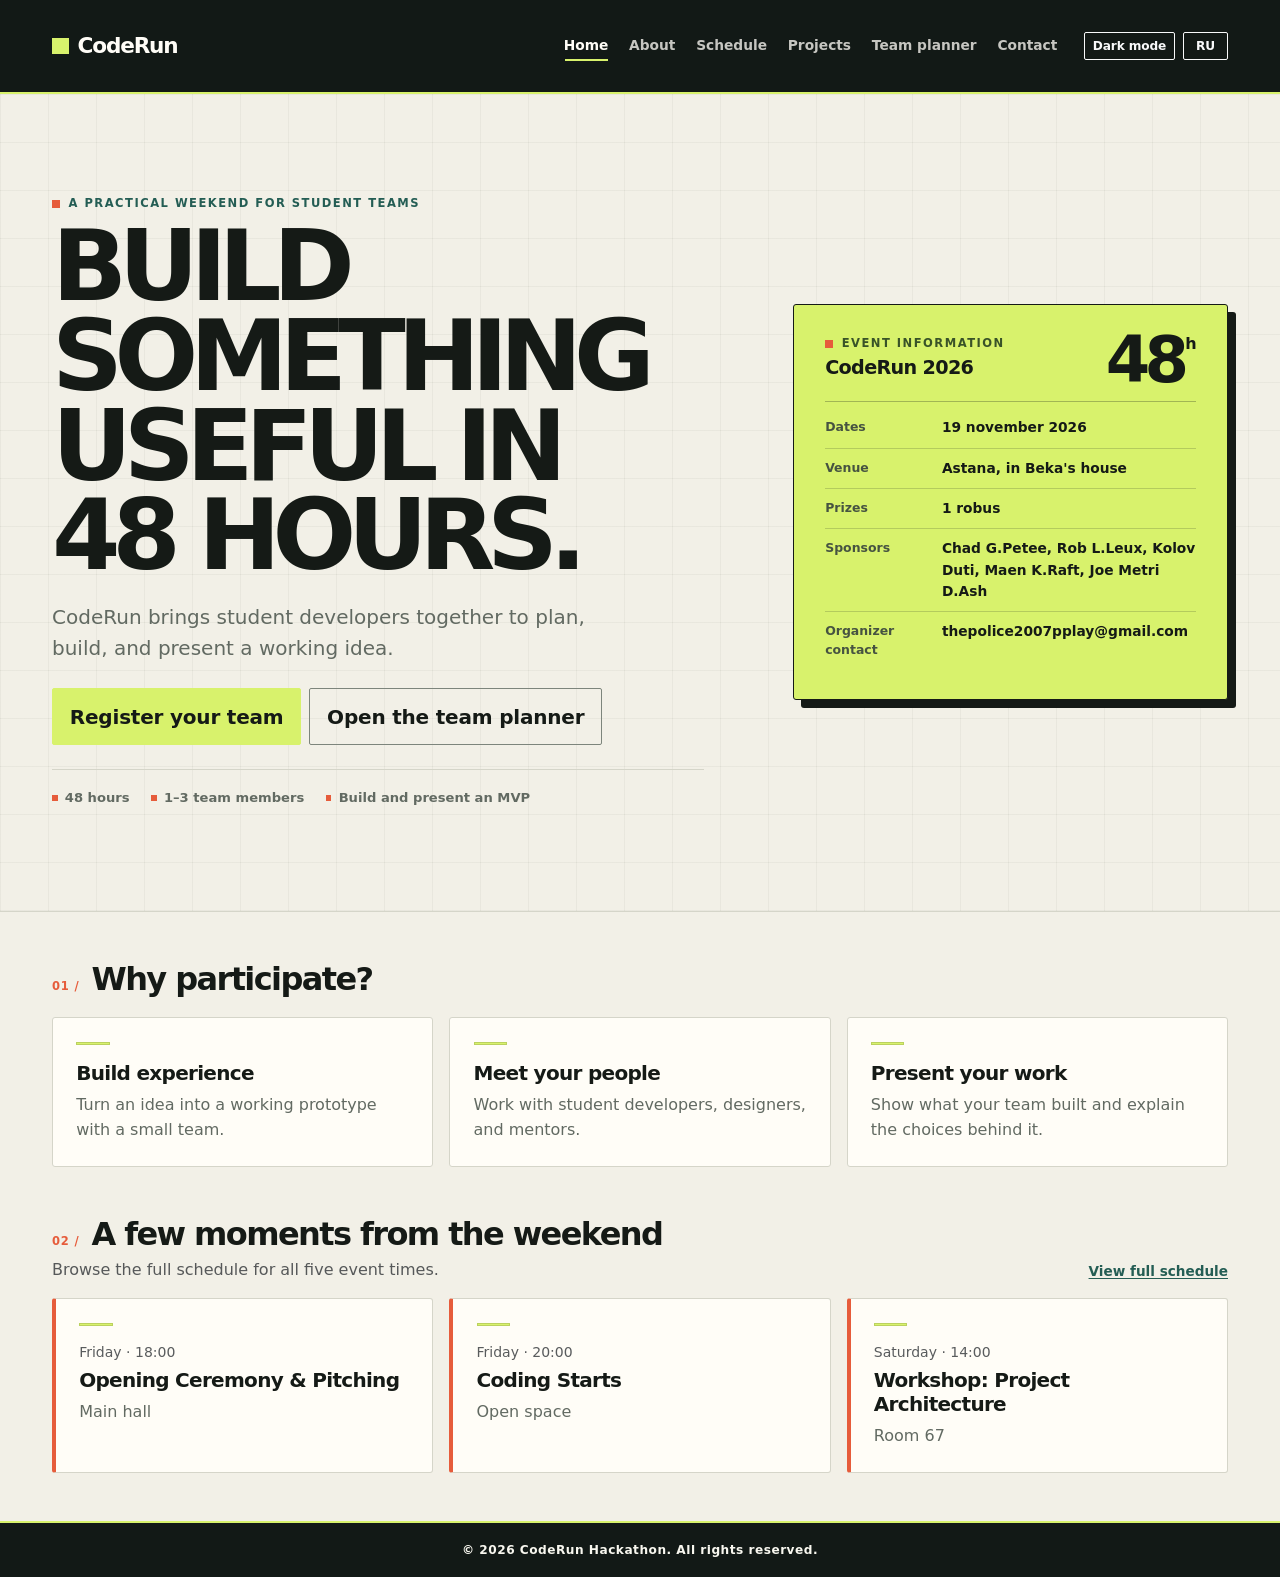
<file: index.html>
<!DOCTYPE html>
<html lang="en">
<head>
    <meta charset="UTF-8">
    <meta name="viewport" content="width=device-width, initial-scale=1.0">
    <meta name="description" content="CodeRun is a 48-hour student hackathon for building useful software with a team.">
    <title data-i18n="home.metaTitle">CodeRun Hackathon - Home</title>
    <link rel="icon" href="favicon.svg" type="image/svg+xml">
    <link href="https://cdn.jsdelivr.net/npm/bootstrap@5.3.0/dist/css/bootstrap.min.css" rel="stylesheet">
    <link rel="stylesheet" href="styles.css">
</head>
<body>
    <nav class="navbar navbar-expand-lg navbar-dark sticky-top site-nav">
        <div class="container">
            <a class="navbar-brand" href="index.html">CodeRun</a>
            <button class="navbar-toggler" type="button" data-bs-toggle="collapse" data-bs-target="#navbarNav" aria-controls="navbarNav" aria-expanded="false" aria-label="Toggle navigation" data-i18n-aria-label="nav.toggle">
                <span class="navbar-toggler-icon"></span>
            </button>
            <div class="collapse navbar-collapse" id="navbarNav">
                <ul class="navbar-nav ms-auto align-items-lg-center">
                    <li class="nav-item"><a class="nav-link active" aria-current="page" href="index.html" data-i18n="nav.home">Home</a></li>
                    <li class="nav-item"><a class="nav-link" href="about.html" data-i18n="nav.about">About</a></li>
                    <li class="nav-item"><a class="nav-link" href="schedule.html" data-i18n="nav.schedule">Schedule</a></li>
                    <li class="nav-item"><a class="nav-link" href="gallery.html" data-i18n="nav.projects">Projects</a></li>
                    <li class="nav-item"><a class="nav-link" href="planner.html" data-i18n="nav.planner">Team planner</a></li>
                    <li class="nav-item"><a class="nav-link" href="contact.html" data-i18n="nav.contact">Contact</a></li>
                    <li class="nav-item ms-lg-3"><button class="btn btn-outline-light btn-sm" id="themeToggle" type="button" aria-pressed="false" data-i18n="theme.dark">Dark mode</button></li>
                    <li class="nav-item ms-lg-2"><button class="btn btn-outline-light btn-sm" id="languageToggle" type="button" aria-label="Change language" data-i18n-aria-label="language.accessible" data-i18n="language.switch">RU</button></li>
                </ul>
            </div>
        </div>
    </nav>

    <main>
        <header class="home-hero">
            <div class="container hero-layout">
                <div class="hero-copy">
                    <p class="eyebrow" data-i18n="home.features">A practical weekend for student teams</p>
                    <h1 data-i18n="home.title">Build something useful in 48 hours.</h1>
                    <p class="hero-lead" data-i18n="home.lead">CodeRun brings student developers together to plan, build, and present a working idea.</p>
                    <div class="d-flex flex-wrap gap-2 mt-4">
                        <a href="contact.html" class="btn btn-primary btn-lg" data-i18n="home.register">Register your team</a>
                        <a href="planner.html" class="btn btn-outline-secondary btn-lg" data-i18n="home.planner">Open the team planner</a>
                    </div>
                    <div class="hero-facts mt-4">
                        <span data-i18n="home.factHours">48 hours</span><span data-i18n="home.factTeam">1–3 team members</span><span data-i18n="home.factMvp">Build and present an MVP</span>
                    </div>
                </div>
                <aside class="event-summary" aria-labelledby="event-summary-title">
                    <div class="event-summary-top">
                        <div>
                            <p class="eyebrow mb-1" data-i18n="home.eventLabel">Event information</p>
                            <h2 class="h4 mb-0" id="event-summary-title">CodeRun 2026</h2>
                        </div>
                        <p class="event-hours mb-0" aria-hidden="true">48<span>h</span></p>
                    </div>
                    <dl class="event-details mb-0">
                        <div><dt data-i18n="home.dateLabel">Dates</dt><dd data-event-info="date">19 november 2026</dd></div>
                        <div><dt data-i18n="home.placeLabel">Venue</dt><dd data-event-info="venue">Astana, in Beka's house</dd></div>
                        <div><dt data-i18n="home.prizeLabel">Prizes</dt><dd data-event-info="prizes">1 robus</dd></div>
                        <div><dt data-i18n="home.sponsorsLabel">Sponsors</dt><dd data-event-info="sponsors">Chad G.Petee, Rob L.Leux, Kolov Duti, Maen K.Raft, Joe Metri D.Ash</dd></div>
                        <div><dt data-i18n="home.organizerLabel">Organizer Contact</dt><dd data-event-info="organizerEmail">thepolice2007pplay@gmail.com</dd></div>
                    </dl>
                </aside>
            </div>
        </header>

        <section class="container py-5" aria-labelledby="why-heading">
            <h2 class="section-heading" id="why-heading" data-i18n="home.why">Why participate?</h2>
            <div class="row g-3">
                <div class="col-md-4"><article class="feature-panel h-100 p-4"><h3 class="h5" data-i18n="home.experienceTitle">Build experience</h3><p class="mb-0" data-i18n="home.experienceText">Turn an idea into a working prototype with a small team.</p></article></div>
                <div class="col-md-4"><article class="feature-panel h-100 p-4"><h3 class="h5" data-i18n="home.peopleTitle">Meet your people</h3><p class="mb-0" data-i18n="home.peopleText">Work with student developers, designers, and mentors.</p></article></div>
                <div class="col-md-4"><article class="feature-panel h-100 p-4"><h3 class="h5" data-i18n="home.shareTitle">Present your work</h3><p class="mb-0" data-i18n="home.shareText">Show what your team built and explain the choices behind it.</p></article></div>
            </div>
        </section>

        <section class="container pb-5" aria-labelledby="home-schedule-heading">
            <div class="section-head-row mb-3">
                <div><h2 class="section-heading mb-1" id="home-schedule-heading" data-i18n="home.weekend">A few moments from the weekend</h2><p class="text-muted mb-0" data-i18n="home.weekendText">Browse the full schedule for all five event times.</p></div>
                <a href="schedule.html" data-i18n="home.fullSchedule">View full schedule</a>
            </div>
            <div class="row g-3" id="homeEvents" aria-live="polite"></div>
        </section>
    </main>

    <footer class="site-footer text-center py-3"><p class="mb-0" data-i18n="footer.rights">© 2026 CodeRun Hackathon. All rights reserved.</p></footer>
    <script src="https://cdn.jsdelivr.net/npm/bootstrap@5.3.0/dist/js/bootstrap.bundle.min.js"></script>
    <script src="https://code.jquery.com/jquery-3.7.1.min.js"></script>
    <script src="jquery-interactions.js"></script>
    <script src="app.js"></script>
    <script type="module" src="js/final.js"></script>
</body>
</html>
</file>
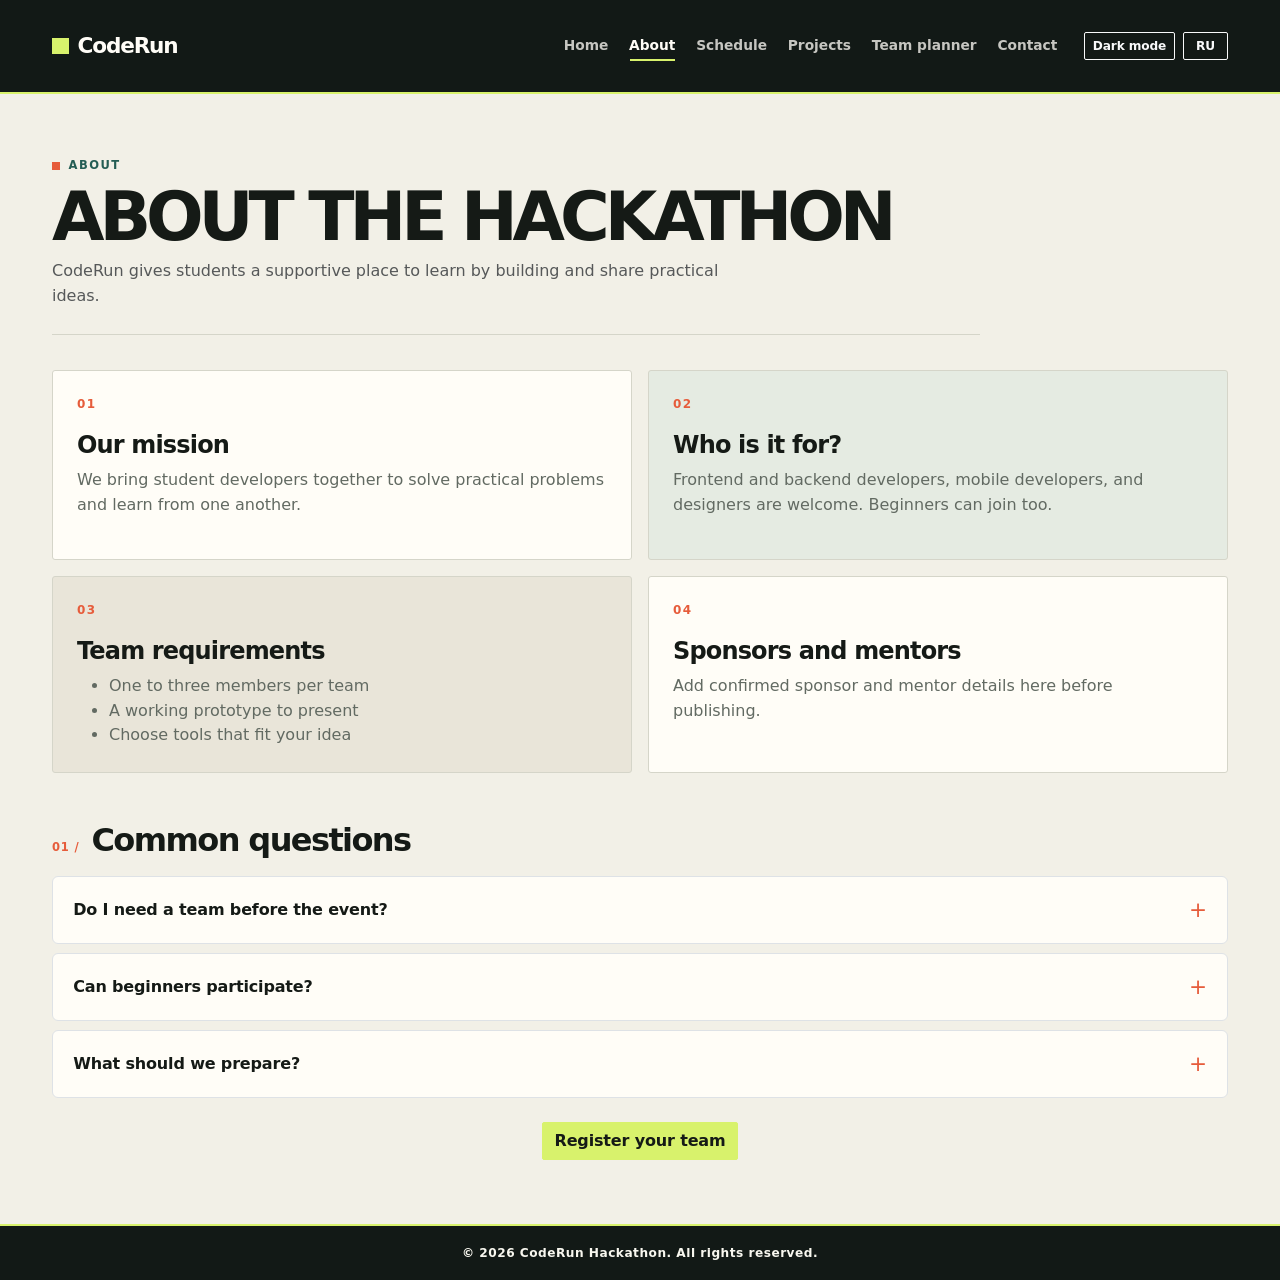
<file: about.html>
<!DOCTYPE html>
<html lang="en">
<head>
    <meta charset="UTF-8">
    <meta name="viewport" content="width=device-width, initial-scale=1.0">
    <meta name="description" content="Learn about CodeRun Hackathon, who can take part, and how teams work.">
    <title data-i18n="about.title">CodeRun Hackathon - About</title>
    <link rel="icon" href="favicon.svg" type="image/svg+xml">
    <link href="https://cdn.jsdelivr.net/npm/bootstrap@5.3.0/dist/css/bootstrap.min.css" rel="stylesheet">
    <link rel="stylesheet" href="styles.css">
</head>
<body>
    <nav class="navbar navbar-expand-lg navbar-dark sticky-top site-nav">
        <div class="container">
            <a class="navbar-brand" href="index.html">CodeRun</a>
            <button class="navbar-toggler" type="button" data-bs-toggle="collapse" data-bs-target="#navbarNav" aria-controls="navbarNav" aria-expanded="false" aria-label="Toggle navigation" data-i18n-aria-label="nav.toggle"><span class="navbar-toggler-icon"></span></button>
            <div class="collapse navbar-collapse" id="navbarNav">
                <ul class="navbar-nav ms-auto align-items-lg-center">
                    <li class="nav-item"><a class="nav-link" href="index.html" data-i18n="nav.home">Home</a></li>
                    <li class="nav-item"><a class="nav-link active" aria-current="page" href="about.html" data-i18n="nav.about">About</a></li>
                    <li class="nav-item"><a class="nav-link" href="schedule.html" data-i18n="nav.schedule">Schedule</a></li>
                    <li class="nav-item"><a class="nav-link" href="gallery.html" data-i18n="nav.projects">Projects</a></li>
                    <li class="nav-item"><a class="nav-link" href="planner.html" data-i18n="nav.planner">Team planner</a></li>
                    <li class="nav-item"><a class="nav-link" href="contact.html" data-i18n="nav.contact">Contact</a></li>
                    <li class="nav-item ms-lg-3"><button class="btn btn-outline-light btn-sm" id="themeToggle" type="button" aria-pressed="false" data-i18n="theme.dark">Dark mode</button></li>
                    <li class="nav-item ms-lg-2"><button class="btn btn-outline-light btn-sm" id="languageToggle" type="button" aria-label="Change language" data-i18n-aria-label="language.accessible" data-i18n="language.switch">RU</button></li>
                </ul>
            </div>
        </div>
    </nav>

    <main class="container py-5">
        <header class="page-heading mb-4 text-center">
            <p class="eyebrow" data-i18n="nav.about">About</p>
            <h1 data-i18n="about.title">About the hackathon</h1>
            <p class="intro-copy text-muted mb-0" data-i18n="about.lead">CodeRun gives students a supportive place to learn by building and share practical ideas.</p>
        </header>

        <div class="grid-container">
            <section class="grid-item p-4">
                <h2 class="h4" data-i18n="about.missionTitle">Our mission</h2>
                <p class="mb-0" data-i18n="about.missionText">We bring student developers together to solve practical problems and learn from one another.</p>
            </section>
            <section class="grid-item p-4">
                <h2 class="h4" data-i18n="about.audienceTitle">Who is it for?</h2>
                <p class="mb-0" data-i18n="about.audienceText">Frontend and backend developers, mobile developers, and designers are welcome. Beginners can join too.</p>
            </section>
            <section class="grid-item p-4">
                <h2 class="h4" data-i18n="about.requirementsTitle">Team requirements</h2>
                <ul class="mb-0"><li data-i18n="about.requirement1">One to three members per team</li><li data-i18n="about.requirement2">A working prototype to present</li><li data-i18n="about.requirement3">Choose tools that fit your idea</li></ul>
            </section>
            <section class="grid-item p-4">
                <h2 class="h4" data-i18n="about.sponsorsTitle">Sponsors and mentors</h2>
                <p class="mb-0" data-i18n="about.sponsorsText">Add confirmed sponsor and mentor details here before publishing.</p>
            </section>
        </div>

        <section class="mt-5" aria-labelledby="faq-heading">
            <h2 class="section-heading mb-3" id="faq-heading" data-i18n="about.faqTitle">Common questions</h2>
            <div class="faq-list">
                <article class="faq-item border rounded p-3 mb-2">
                    <button class="btn btn-link p-0 text-start text-decoration-none js-faq-toggle" type="button" aria-expanded="false" aria-controls="faqAnswer1" data-i18n="about.faq1q">Do I need a team before the event?</button>
                    <div class="faq-answer pt-3" id="faqAnswer1"><p class="mb-0" data-i18n="about.faq1a">You can register on your own. Ask the organizers about finding teammates during the opening session.</p></div>
                </article>
                <article class="faq-item border rounded p-3 mb-2">
                    <button class="btn btn-link p-0 text-start text-decoration-none js-faq-toggle" type="button" aria-expanded="false" aria-controls="faqAnswer2" data-i18n="about.faq2q">Can beginners participate?</button>
                    <div class="faq-answer pt-3" id="faqAnswer2"><p class="mb-0" data-i18n="about.faq2a">Yes. Mentors and workshops are available, and teams can choose a project that matches their experience.</p></div>
                </article>
                <article class="faq-item border rounded p-3 mb-2">
                    <button class="btn btn-link p-0 text-start text-decoration-none js-faq-toggle" type="button" aria-expanded="false" aria-controls="faqAnswer3" data-i18n="about.faq3q">What should we prepare?</button>
                    <div class="faq-answer pt-3" id="faqAnswer3"><p class="mb-0" data-i18n="about.faq3a">Bring a laptop, charger, and a rough idea. Teams will have time to shape the project after the event begins.</p></div>
                </article>
            </div>
        </section>

        <div class="text-center mt-4"><a class="btn btn-primary" href="contact.html" data-i18n="about.register">Register your team</a></div>
    </main>

    <footer class="site-footer text-center py-3"><p class="mb-0" data-i18n="footer.rights">© 2026 CodeRun Hackathon. All rights reserved.</p></footer>
    <script src="https://cdn.jsdelivr.net/npm/bootstrap@5.3.0/dist/js/bootstrap.bundle.min.js"></script>
    <script src="https://code.jquery.com/jquery-3.7.1.min.js"></script>
    <script src="jquery-interactions.js"></script>
    <script src="app.js"></script>
    <script type="module" src="js/final.js"></script>
</body>
</html>
</file>
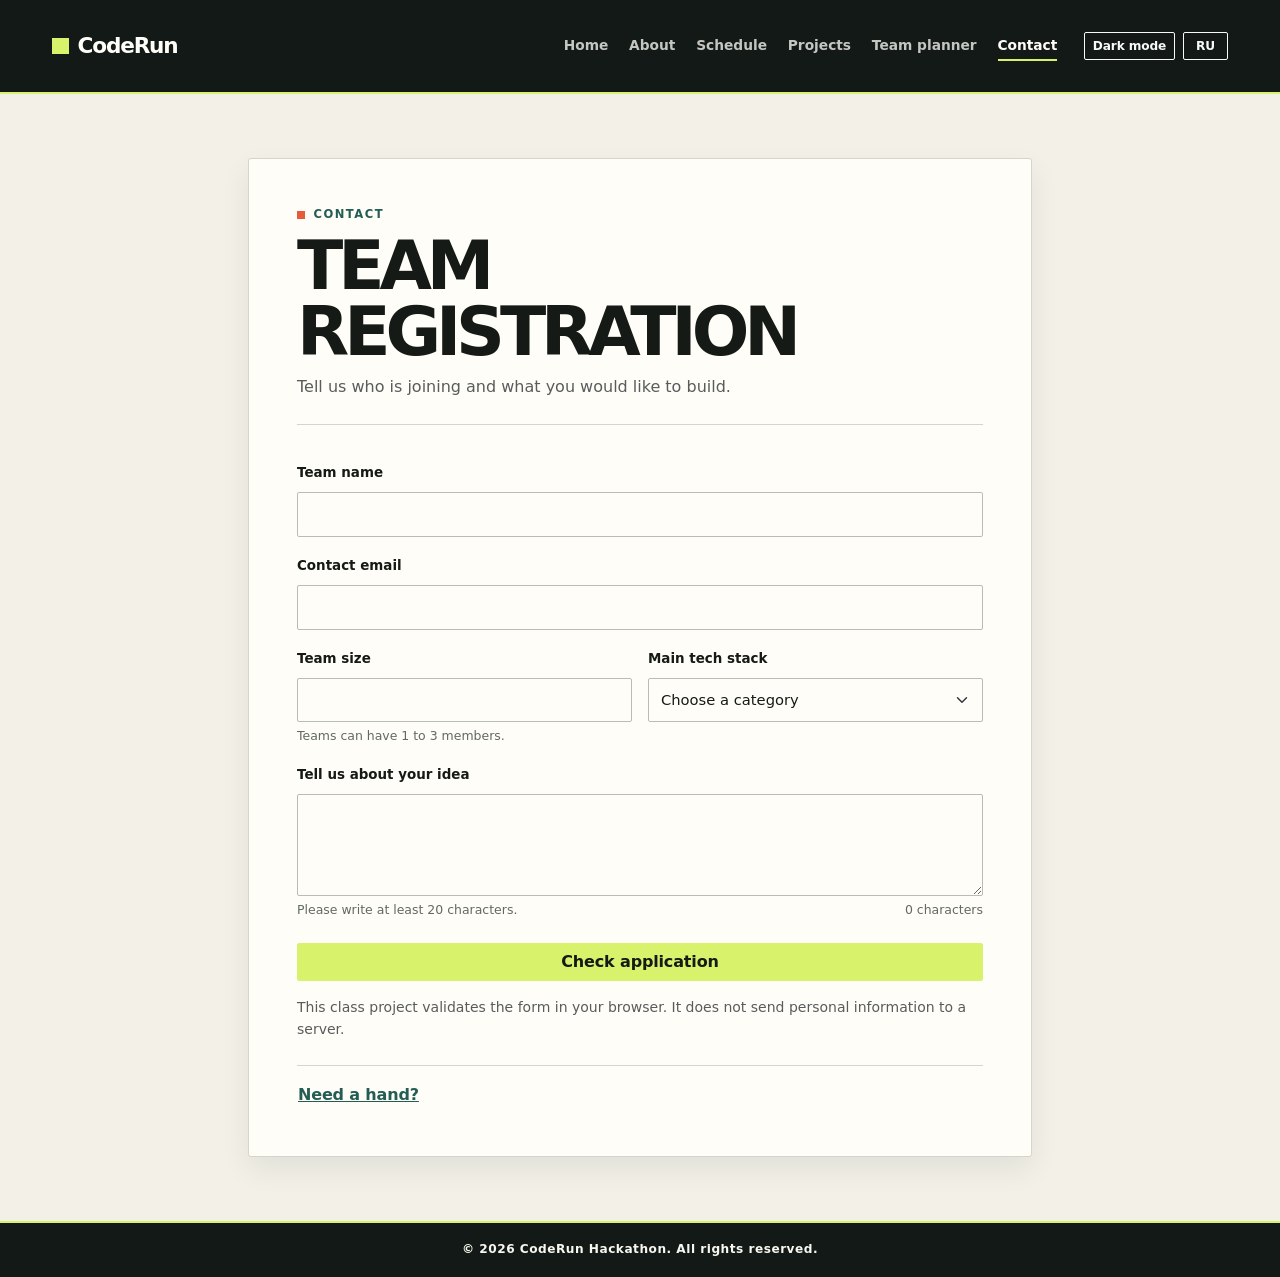
<file: contact.html>
<!DOCTYPE html>
<html lang="en">
<head>
    <meta charset="UTF-8">
    <meta name="viewport" content="width=device-width, initial-scale=1.0">
    <meta name="description" content="Register a team for the CodeRun Hackathon.">
    <title data-i18n="contact.title">CodeRun Hackathon - Contact</title>
    <link rel="icon" href="favicon.svg" type="image/svg+xml">
    <link href="https://cdn.jsdelivr.net/npm/bootstrap@5.3.0/dist/css/bootstrap.min.css" rel="stylesheet">
    <link rel="stylesheet" href="styles.css">
</head>
<body>
    <nav class="navbar navbar-expand-lg navbar-dark sticky-top site-nav">
        <div class="container">
            <a class="navbar-brand" href="index.html">CodeRun</a>
            <button class="navbar-toggler" type="button" data-bs-toggle="collapse" data-bs-target="#navbarNav" aria-controls="navbarNav" aria-expanded="false" aria-label="Toggle navigation" data-i18n-aria-label="nav.toggle"><span class="navbar-toggler-icon"></span></button>
            <div class="collapse navbar-collapse" id="navbarNav">
                <ul class="navbar-nav ms-auto align-items-lg-center">
                    <li class="nav-item"><a class="nav-link" href="index.html" data-i18n="nav.home">Home</a></li>
                    <li class="nav-item"><a class="nav-link" href="about.html" data-i18n="nav.about">About</a></li>
                    <li class="nav-item"><a class="nav-link" href="schedule.html" data-i18n="nav.schedule">Schedule</a></li>
                    <li class="nav-item"><a class="nav-link" href="gallery.html" data-i18n="nav.projects">Projects</a></li>
                    <li class="nav-item"><a class="nav-link" href="planner.html" data-i18n="nav.planner">Team planner</a></li>
                    <li class="nav-item"><a class="nav-link active" aria-current="page" href="contact.html" data-i18n="nav.contact">Contact</a></li>
                    <li class="nav-item ms-lg-3"><button class="btn btn-outline-light btn-sm" id="themeToggle" type="button" aria-pressed="false" data-i18n="theme.dark">Dark mode</button></li>
                    <li class="nav-item ms-lg-2"><button class="btn btn-outline-light btn-sm" id="languageToggle" type="button" aria-label="Change language" data-i18n-aria-label="language.accessible" data-i18n="language.switch">RU</button></li>
                </ul>
            </div>
        </div>
    </nav>

    <main class="container py-5 d-flex justify-content-center">
        <section class="col-12 col-lg-8 contact-wrapper" aria-labelledby="registration-heading">
            <header class="page-heading mb-4">
                <p class="eyebrow" data-i18n="nav.contact">Contact</p>
                <h1 class="h2" id="registration-heading" data-i18n="contact.title">Team registration</h1>
                <p class="text-muted mb-0" data-i18n="contact.lead">Tell us who is joining and what you would like to build.</p>
            </header>

            <form id="registrationForm" novalidate>
                <div class="mb-3">
                    <label for="teamName" class="form-label" data-i18n="contact.teamName">Team name</label>
                    <input type="text" class="form-control" id="teamName" name="teamName" autocomplete="organization" aria-describedby="teamNameError" required>
                    <div class="invalid-feedback" id="teamNameError"></div>
                </div>
                <div class="mb-3">
                    <label for="email" class="form-label" data-i18n="contact.email">Contact email</label>
                    <input type="email" class="form-control" id="email" name="email" autocomplete="email" aria-describedby="emailError" required>
                    <div class="invalid-feedback" id="emailError"></div>
                </div>
                <div class="row g-3">
                    <div class="col-md-6 mb-3">
                        <label for="members" class="form-label" data-i18n="contact.members">Team size</label>
                        <input type="number" class="form-control" id="members" name="members" min="1" max="3" step="1" aria-describedby="membersHint membersError" required>
                        <div class="form-text" id="membersHint" data-i18n="contact.membersHint">Teams can have 1 to 3 members.</div>
                        <div class="invalid-feedback" id="membersError"></div>
                    </div>
                    <div class="col-md-6 mb-3">
                        <label for="techStack" class="form-label" data-i18n="contact.stack">Main tech stack</label>
                        <select class="form-select" id="techStack" name="techStack" aria-describedby="techStackError" required>
                            <option value="" data-i18n="contact.choose">Choose a category</option>
                            <option value="web" data-i18n="contact.web">React / Vue / HTML &amp; CSS</option>
                            <option value="backend" data-i18n="contact.backend">Python / Java / C#</option>
                            <option value="mobile" data-i18n="contact.mobile">iOS / Swift / Android</option>
                            <option value="other" data-i18n="contact.other">Other</option>
                        </select>
                        <div class="invalid-feedback" id="techStackError"></div>
                    </div>
                </div>
                <div class="mb-2">
                    <label for="message" class="form-label" data-i18n="contact.idea">Tell us about your idea</label>
                    <textarea class="form-control" id="message" name="message" rows="4" aria-describedby="ideaHint ideaCounter messageError" required></textarea>
                    <div class="d-flex justify-content-between gap-2"><div class="form-text" id="ideaHint" data-i18n="contact.ideaHint">Please write at least 20 characters.</div><div class="form-text" id="ideaCounter" aria-live="polite"></div></div>
                    <div class="invalid-feedback" id="messageError"></div>
                </div>
                <button type="submit" class="btn btn-primary w-100 mt-3" data-i18n="contact.submit">Check application</button>
            </form>

            <div class="alert alert-success mt-4 mb-0" id="registrationSuccess" role="status" hidden data-i18n="contact.success"></div>
            <p class="small text-muted mt-3 mb-0" data-i18n="contact.privacy">This class project validates the form in your browser. It does not send personal information to a server.</p>

            <div class="registration-help mt-4">
                <button class="btn btn-link p-0 js-help-toggle" type="button" aria-expanded="false" aria-controls="registrationTip" data-i18n="contact.help">Need a hand?</button>
                <div class="js-help-content help-content mt-2" id="registrationTip"><p class="mb-0" data-i18n="contact.helpText">A team may include up to three students. Your project idea can change during the hackathon, so a short early outline is enough.</p></div>
            </div>
        </section>
    </main>

    <footer class="site-footer text-center py-3"><p class="mb-0" data-i18n="footer.rights">© 2026 CodeRun Hackathon. All rights reserved.</p></footer>
    <script src="https://cdn.jsdelivr.net/npm/bootstrap@5.3.0/dist/js/bootstrap.bundle.min.js"></script>
    <script src="https://code.jquery.com/jquery-3.7.1.min.js"></script>
    <script src="jquery-interactions.js"></script>
    <script src="app.js"></script>
    <script type="module" src="js/final.js"></script>
</body>
</html>
</file>
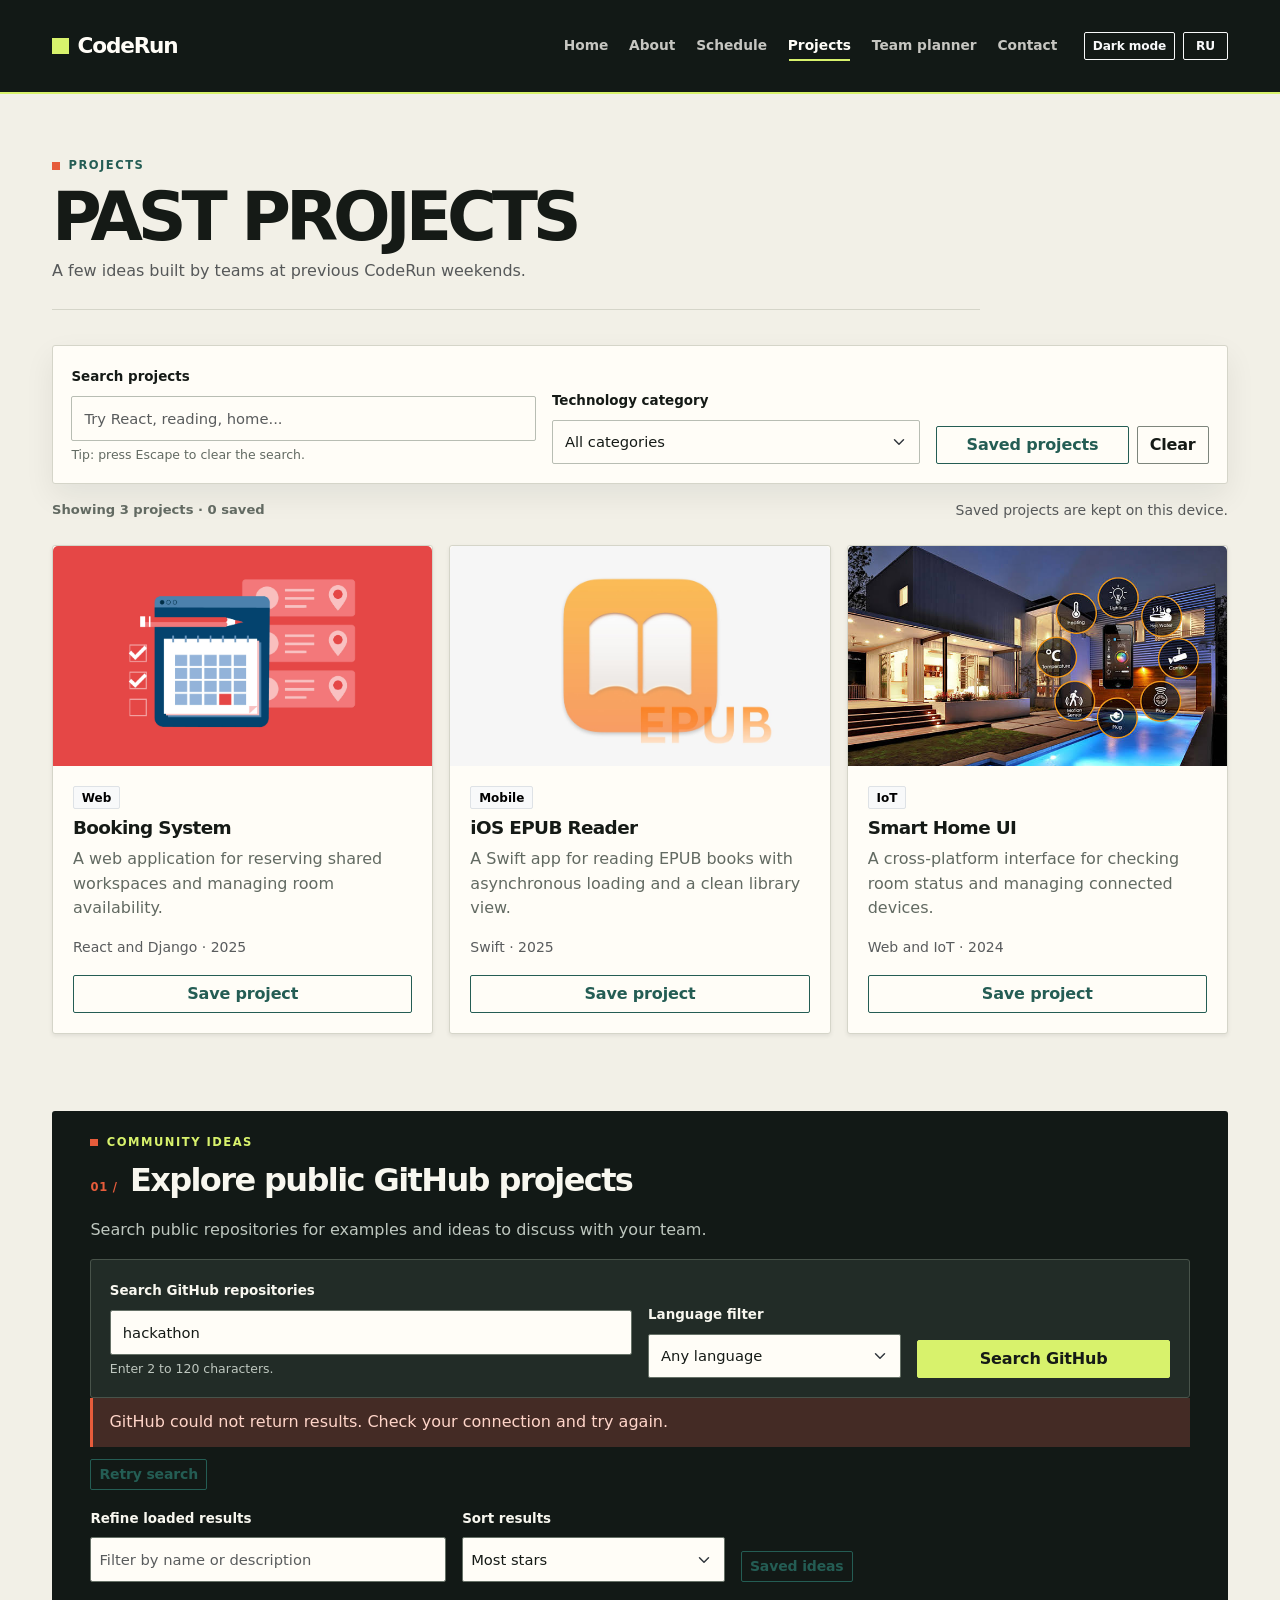
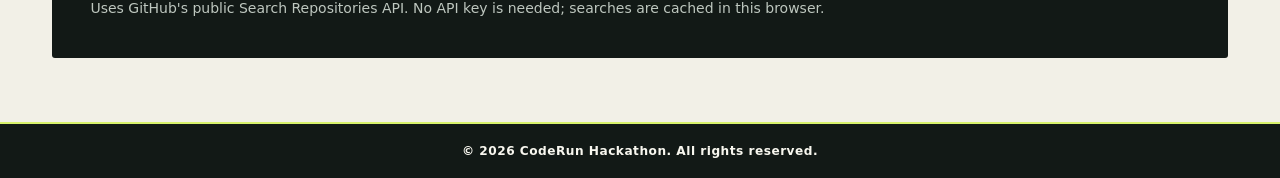
<file: gallery.html>
<!DOCTYPE html>
<html lang="en">
<head>
    <meta charset="UTF-8">
    <meta name="viewport" content="width=device-width, initial-scale=1.0">
    <meta name="description" content="Explore CodeRun Hackathon projects and live ideas from public GitHub repositories.">
    <title data-i18n="gallery.title">CodeRun Hackathon - Projects</title>
    <link rel="icon" href="favicon.svg" type="image/svg+xml">
    <link href="https://cdn.jsdelivr.net/npm/bootstrap@5.3.0/dist/css/bootstrap.min.css" rel="stylesheet">
    <link rel="stylesheet" href="styles.css">
</head>
<body>
    <nav class="navbar navbar-expand-lg navbar-dark sticky-top site-nav">
        <div class="container">
            <a class="navbar-brand" href="index.html">CodeRun</a>
            <button class="navbar-toggler" type="button" data-bs-toggle="collapse" data-bs-target="#navbarNav" aria-controls="navbarNav" aria-expanded="false" aria-label="Toggle navigation" data-i18n-aria-label="nav.toggle"><span class="navbar-toggler-icon"></span></button>
            <div class="collapse navbar-collapse" id="navbarNav">
                <ul class="navbar-nav ms-auto align-items-lg-center">
                    <li class="nav-item"><a class="nav-link" href="index.html" data-i18n="nav.home">Home</a></li>
                    <li class="nav-item"><a class="nav-link" href="about.html" data-i18n="nav.about">About</a></li>
                    <li class="nav-item"><a class="nav-link" href="schedule.html" data-i18n="nav.schedule">Schedule</a></li>
                    <li class="nav-item"><a class="nav-link active" aria-current="page" href="gallery.html" data-i18n="nav.projects">Projects</a></li>
                    <li class="nav-item"><a class="nav-link" href="planner.html" data-i18n="nav.planner">Team planner</a></li>
                    <li class="nav-item"><a class="nav-link" href="contact.html" data-i18n="nav.contact">Contact</a></li>
                    <li class="nav-item ms-lg-3"><button class="btn btn-outline-light btn-sm" id="themeToggle" type="button" aria-pressed="false" data-i18n="theme.dark">Dark mode</button></li>
                    <li class="nav-item ms-lg-2"><button class="btn btn-outline-light btn-sm" id="languageToggle" type="button" aria-label="Change language" data-i18n-aria-label="language.accessible" data-i18n="language.switch">RU</button></li>
                </ul>
            </div>
        </div>
    </nav>

    <main class="container py-5">
        <header class="page-heading mb-4">
            <p class="eyebrow" data-i18n="nav.projects">Projects</p>
            <h1 data-i18n="gallery.title">Past projects</h1>
            <p class="text-muted mb-0" data-i18n="gallery.lead">A few ideas built by teams at previous CodeRun weekends.</p>
        </header>

        <section class="filter-panel p-3 p-md-4 mb-3" aria-label="Filter local projects" data-i18n-aria-label="aria.localProjects">
            <div class="row g-3 align-items-end">
                <div class="col-md-5">
                    <label class="form-label" for="projectSearch" data-i18n="gallery.searchLabel">Search projects</label>
                    <input class="form-control" type="search" id="projectSearch" placeholder="Try React, reading, home..." autocomplete="off" data-i18n-placeholder="gallery.searchPlaceholder">
                    <div class="form-text" data-i18n="gallery.searchHint">Tip: press Escape to clear the search.</div>
                </div>
                <div class="col-md-4">
                    <label class="form-label" for="projectCategory" data-i18n="gallery.categoryLabel">Technology category</label>
                    <select class="form-select" id="projectCategory">
                        <option value="all" data-i18n="gallery.allCategories">All categories</option>
                        <option value="web" data-i18n="category.web">Web</option>
                        <option value="mobile" data-i18n="category.mobile">Mobile</option>
                        <option value="iot" data-i18n="category.iot">IoT</option>
                    </select>
                </div>
                <div class="col-md-3 d-flex gap-2">
                    <button class="btn btn-outline-primary flex-grow-1" id="favoritesFilter" type="button" aria-pressed="false" data-i18n="gallery.saved">Saved projects</button>
                    <button class="btn btn-outline-secondary" id="clearProjectFilters" type="button" data-i18n="gallery.clear">Clear</button>
                </div>
            </div>
        </section>
        <div class="d-flex flex-wrap justify-content-between align-items-center gap-2 mb-4">
            <p class="mb-0" id="projectCount" aria-live="polite"></p>
            <p class="small text-muted mb-0" data-i18n="gallery.storageNote">Saved projects are kept on this device.</p>
        </div>
        <div class="row row-cols-1 row-cols-md-2 row-cols-lg-3 g-3" id="projectGrid" aria-live="polite"></div>
        <p class="alert alert-light border mt-3" id="projectEmpty" hidden data-i18n="gallery.empty">No projects match these filters. Try clearing the search or category.</p>

        <section class="github-section mt-5 pt-4" aria-labelledby="github-heading">
            <div class="github-heading mb-3">
                <p class="eyebrow" data-i18n="github.eyebrow">Community ideas</p>
                <h2 class="section-heading" id="github-heading" data-i18n="github.title">Explore public GitHub projects</h2>
                <p class="text-muted" data-i18n="github.lead">Search public repositories for examples and ideas to discuss with your team.</p>
            </div>
            <form class="filter-panel p-3 p-md-4" id="repoSearchForm">
                <div class="row g-3 align-items-end">
                    <div class="col-md-6">
                        <label class="form-label" for="repoQuery" data-i18n="github.queryLabel">Search GitHub repositories</label>
                        <input class="form-control" id="repoQuery" type="search" value="hackathon" minlength="2" maxlength="120" aria-describedby="repoQueryHint repoQueryError" placeholder="For example: hackathon project" data-i18n-placeholder="github.queryPlaceholder">
                        <div class="form-text" id="repoQueryHint" data-i18n="github.queryHint">Enter 2 to 120 characters.</div>
                        <div class="invalid-feedback" id="repoQueryError"></div>
                    </div>
                    <div class="col-md-3">
                        <label class="form-label" for="repoLanguage" data-i18n="github.languageLabel">Language filter</label>
                        <select class="form-select" id="repoLanguage">
                            <option value="" data-i18n="github.languageAny">Any language</option>
                            <option value="JavaScript" data-i18n="github.languageJs">JavaScript</option>
                            <option value="Python" data-i18n="github.languagePy">Python</option>
                            <option value="TypeScript" data-i18n="github.languageTs">TypeScript</option>
                        </select>
                    </div>
                    <div class="col-md-3"><button class="btn btn-primary w-100" id="repoSearchButton" type="submit" data-i18n="github.search">Search GitHub</button></div>
                </div>
            </form>

            <p class="api-status mt-3" id="repoStatus" role="status" aria-live="polite" aria-busy="false" data-i18n="github.loading">Loading public repository ideas…</p>
            <button class="btn btn-outline-primary btn-sm mb-3" id="repoRetry" type="button" hidden data-i18n="github.retry">Retry search</button>

            <div class="row g-3 align-items-end mb-3" id="repoControls">
                <div class="col-sm-6 col-lg-4">
                    <label class="form-label" for="repoRefine" data-i18n="github.refineLabel">Refine loaded results</label>
                    <input class="form-control form-control-sm" id="repoRefine" type="search" placeholder="Filter by name or description" data-i18n-placeholder="github.refinePlaceholder">
                </div>
                <div class="col-sm-4 col-lg-3">
                    <label class="form-label" for="repoSort" data-i18n="github.sortLabel">Sort results</label>
                    <select class="form-select form-select-sm" id="repoSort">
                        <option value="stars" data-i18n="github.sortStars">Most stars</option>
                        <option value="updated" data-i18n="github.sortUpdated">Recently updated</option>
                        <option value="name" data-i18n="github.sortName">Name</option>
                    </select>
                </div>
                <div class="col-sm-6 col-lg-3"><button class="btn btn-outline-primary btn-sm" id="savedIdeasToggle" type="button" aria-pressed="false" data-i18n="github.savedOnly">Saved ideas</button></div>
            </div>

            <div class="row row-cols-1 row-cols-md-2 row-cols-xl-3 g-3" id="repoGrid" aria-live="polite"></div>
            <nav class="repo-pager mt-3" id="repoPager" aria-label="Repository pages" data-i18n-aria-label="aria.githubPages" hidden>
                <button class="btn btn-sm btn-outline-secondary" id="repoPrevious" type="button" data-i18n="github.previous">Previous</button>
                <span class="small" id="repoPageLabel"></span>
                <button class="btn btn-sm btn-outline-secondary" id="repoNext" type="button" data-i18n="github.next">Next</button>
            </nav>
            <p class="small text-muted mt-3 mb-0" data-i18n="github.apiNote">Uses GitHub's public Search Repositories API. No API key is needed; searches are cached in this browser.</p>
        </section>
    </main>

    <footer class="site-footer text-center py-3"><p class="mb-0" data-i18n="footer.rights">© 2026 CodeRun Hackathon. All rights reserved.</p></footer>
    <script src="https://cdn.jsdelivr.net/npm/bootstrap@5.3.0/dist/js/bootstrap.bundle.min.js"></script>
    <script src="https://code.jquery.com/jquery-3.7.1.min.js"></script>
    <script src="jquery-interactions.js"></script>
    <script src="app.js"></script>
    <script type="module" src="js/final.js"></script>
</body>
</html>
</file>
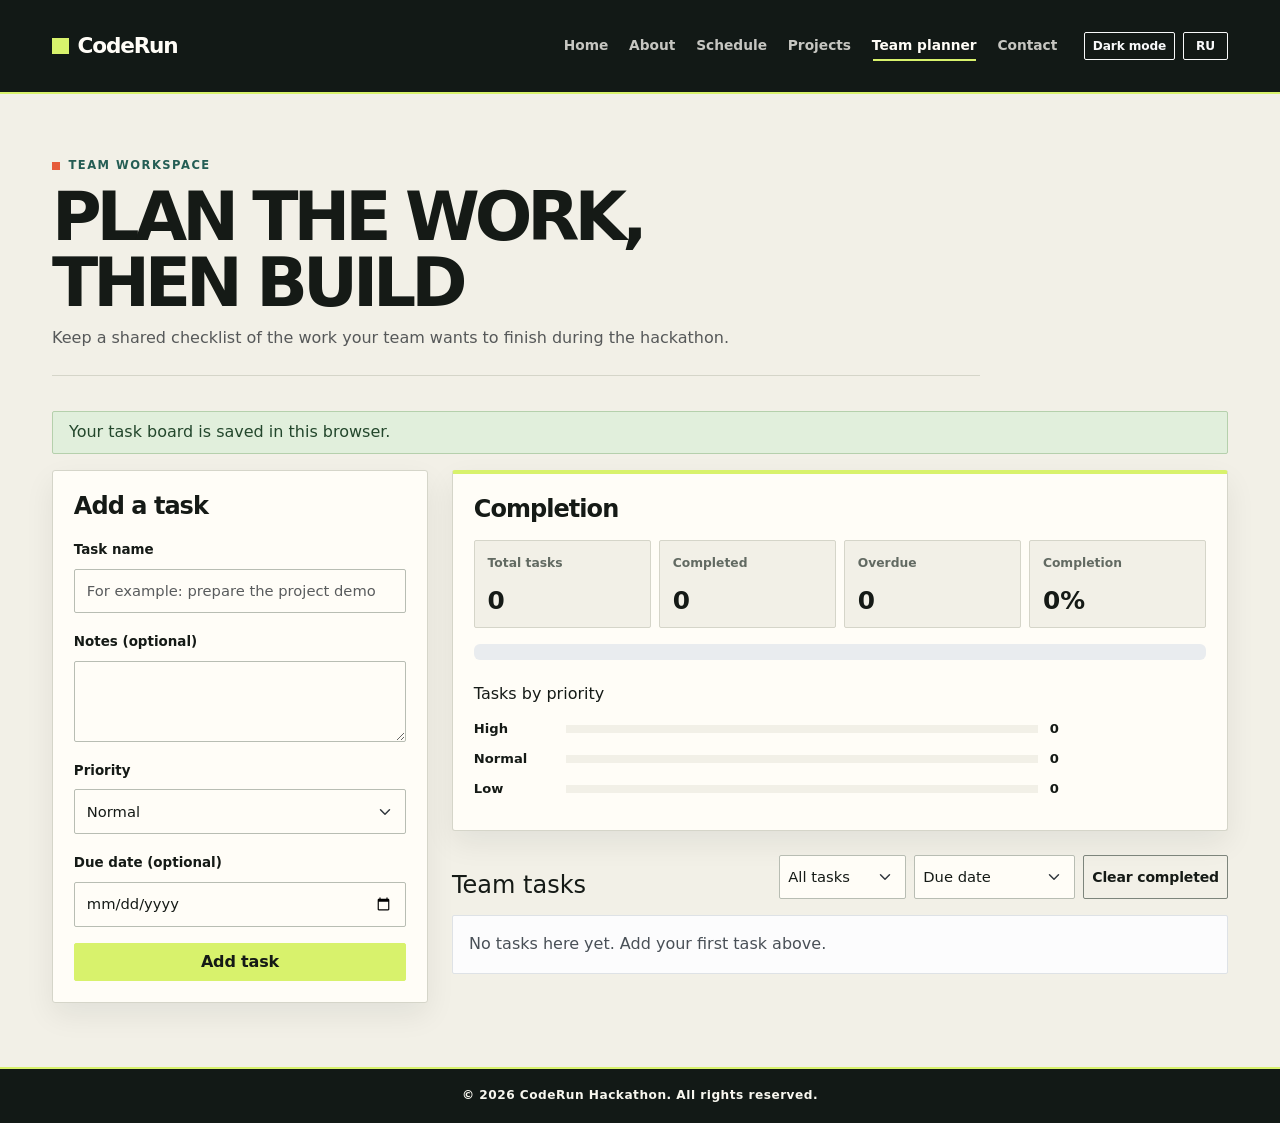
<file: planner.html>
<!DOCTYPE html>
<html lang="en">
<head>
    <meta charset="UTF-8">
    <meta name="viewport" content="width=device-width, initial-scale=1.0">
    <meta name="description" content="A small task planner for CodeRun Hackathon teams.">
    <title data-i18n="planner.title">CodeRun Hackathon - Team Planner</title>
    <link rel="icon" href="favicon.svg" type="image/svg+xml">
    <link href="https://cdn.jsdelivr.net/npm/bootstrap@5.3.0/dist/css/bootstrap.min.css" rel="stylesheet">
    <link rel="stylesheet" href="styles.css">
</head>
<body>
    <nav class="navbar navbar-expand-lg navbar-dark sticky-top site-nav">
        <div class="container">
            <a class="navbar-brand" href="index.html">CodeRun</a>
            <button class="navbar-toggler" type="button" data-bs-toggle="collapse" data-bs-target="#navbarNav" aria-controls="navbarNav" aria-expanded="false" aria-label="Toggle navigation" data-i18n-aria-label="nav.toggle">
                <span class="navbar-toggler-icon"></span>
            </button>
            <div class="collapse navbar-collapse" id="navbarNav">
                <ul class="navbar-nav ms-auto align-items-lg-center">
                    <li class="nav-item"><a class="nav-link" href="index.html" data-i18n="nav.home">Home</a></li>
                    <li class="nav-item"><a class="nav-link" href="about.html" data-i18n="nav.about">About</a></li>
                    <li class="nav-item"><a class="nav-link" href="schedule.html" data-i18n="nav.schedule">Schedule</a></li>
                    <li class="nav-item"><a class="nav-link" href="gallery.html" data-i18n="nav.projects">Projects</a></li>
                    <li class="nav-item"><a class="nav-link active" aria-current="page" href="planner.html" data-i18n="nav.planner">Team planner</a></li>
                    <li class="nav-item"><a class="nav-link" href="contact.html" data-i18n="nav.contact">Contact</a></li>
                    <li class="nav-item ms-lg-3"><button class="btn btn-outline-light btn-sm" id="themeToggle" type="button" aria-pressed="false" data-i18n="theme.dark">Dark mode</button></li>
                    <li class="nav-item ms-lg-2"><button class="btn btn-outline-light btn-sm" id="languageToggle" type="button" aria-label="Change language" data-i18n-aria-label="language.accessible" data-i18n="language.switch">RU</button></li>
                </ul>
            </div>
        </div>
    </nav>

    <main class="container py-5">
        <header class="page-heading mb-4">
            <p class="eyebrow" data-i18n="planner.eyebrow">Team workspace</p>
            <h1 data-i18n="planner.title">Plan the work, then build</h1>
            <p class="text-muted mb-0" data-i18n="planner.lead">Keep a shared checklist of the work your team wants to finish during the hackathon.</p>
        </header>

        <div class="alert alert-success py-2" id="plannerNotice" role="status" aria-live="polite"></div>

        <section class="row g-4 align-items-start" aria-label="Team task planner" data-i18n-aria-label="aria.taskPlanner">
            <div class="col-lg-4">
                <div class="planner-panel p-3 p-md-4">
                    <h2 class="h4 mb-3" id="taskFormTitle" data-i18n="planner.newTask">Add a task</h2>
                    <form id="taskForm" novalidate>
                        <input type="hidden" id="editingTaskId">
                        <div class="mb-3">
                            <label class="form-label" for="taskTitle" data-i18n="planner.taskTitle">Task name</label>
                            <input class="form-control" id="taskTitle" name="title" type="text" maxlength="100" required aria-describedby="taskTitleError" data-i18n-placeholder="planner.taskTitlePlaceholder" placeholder="For example: prepare the project demo">
                            <div class="invalid-feedback" id="taskTitleError"></div>
                        </div>
                        <div class="mb-3">
                            <label class="form-label" for="taskNotes" data-i18n="planner.details">Notes (optional)</label>
                            <textarea class="form-control" id="taskNotes" name="notes" rows="3" maxlength="300"></textarea>
                        </div>
                        <div class="mb-3">
                            <label class="form-label" for="taskPriority" data-i18n="planner.priority">Priority</label>
                            <select class="form-select" id="taskPriority" name="priority">
                                <option value="high" data-i18n="planner.high">High</option>
                                <option value="normal" selected data-i18n="planner.normal">Normal</option>
                                <option value="low" data-i18n="planner.low">Low</option>
                            </select>
                        </div>
                        <div class="mb-3">
                            <label class="form-label" for="taskDueDate" data-i18n="planner.dueDate">Due date (optional)</label>
                            <input class="form-control" id="taskDueDate" name="dueDate" type="date" aria-describedby="taskDateError">
                            <div class="invalid-feedback" id="taskDateError"></div>
                        </div>
                        <button class="btn btn-primary w-100" id="taskSubmit" type="submit" data-i18n="planner.addButton">Add task</button>
                        <button class="btn btn-link w-100 mt-1" id="cancelTaskEdit" type="button" hidden data-i18n="planner.cancel">Cancel edit</button>
                    </form>
                </div>
            </div>

            <div class="col-lg-8">
                <section class="planner-dashboard mb-4" aria-labelledby="dashboardHeading">
                    <h2 class="h4 mb-3" id="dashboardHeading" data-i18n="planner.progress">Completion</h2>
                    <div class="row row-cols-2 row-cols-md-4 g-2 mb-3">
                        <div class="col"><div class="stat-card"><span data-i18n="planner.total">Total tasks</span><strong id="taskTotal">0</strong></div></div>
                        <div class="col"><div class="stat-card"><span data-i18n="planner.completed">Completed</span><strong id="taskCompleted">0</strong></div></div>
                        <div class="col"><div class="stat-card"><span data-i18n="planner.overdue">Overdue</span><strong id="taskOverdue">0</strong></div></div>
                        <div class="col"><div class="stat-card"><span data-i18n="planner.progress">Completion</span><strong id="taskCompletionText">0%</strong></div></div>
                    </div>
                    <div class="progress mb-4">
                        <div class="progress-bar" id="taskProgress" role="progressbar" aria-label="Completion" data-i18n-aria-label="aria.completion" aria-valuemin="0" aria-valuemax="100" style="width: 0%" aria-valuenow="0"></div>
                    </div>

                    <div class="priority-panel">
                        <h3 class="h6 mb-3" data-i18n="planner.priorityTitle">Tasks by priority</h3>
                        <div class="priority-row"><span data-i18n="planner.high">High</span><div class="priority-track"><div class="priority-fill priority-fill-high" id="priorityBar-high" role="progressbar" aria-valuemin="0" aria-valuemax="100" aria-valuenow="0" style="width: 0%"></div></div><span id="priorityCount-high">0</span></div>
                        <div class="priority-row"><span data-i18n="planner.normal">Normal</span><div class="priority-track"><div class="priority-fill priority-fill-normal" id="priorityBar-normal" role="progressbar" aria-valuemin="0" aria-valuemax="100" aria-valuenow="0" style="width: 0%"></div></div><span id="priorityCount-normal">0</span></div>
                        <div class="priority-row"><span data-i18n="planner.low">Low</span><div class="priority-track"><div class="priority-fill priority-fill-low" id="priorityBar-low" role="progressbar" aria-valuemin="0" aria-valuemax="100" aria-valuenow="0" style="width: 0%"></div></div><span id="priorityCount-low">0</span></div>
                    </div>
                </section>

                <section aria-labelledby="taskListHeading">
                    <div class="d-flex flex-wrap justify-content-between align-items-end gap-3 mb-3">
                        <h2 class="h4 mb-0" id="taskListHeading" data-i18n="planner.taskList">Team tasks</h2>
                        <div class="d-flex flex-wrap gap-2">
                            <div>
                                <label class="visually-hidden" for="taskFilter" data-i18n="planner.filterLabel">Show tasks</label>
                                <select class="form-select form-select-sm" id="taskFilter" aria-label="Show tasks" data-i18n-aria-label="planner.filterLabel">
                                    <option value="all" data-i18n="planner.filterAll">All tasks</option>
                                    <option value="open" data-i18n="planner.filterOpen">To do</option>
                                    <option value="done" data-i18n="planner.filterDone">Completed</option>
                                </select>
                            </div>
                            <div>
                                <label class="visually-hidden" for="taskSort" data-i18n="planner.sortLabel">Sort by</label>
                                <select class="form-select form-select-sm" id="taskSort" aria-label="Sort by" data-i18n-aria-label="planner.sortLabel">
                                    <option value="due" data-i18n="planner.sortDue">Due date</option>
                                    <option value="priority" data-i18n="planner.sortPriority">Priority</option>
                                    <option value="newest" data-i18n="planner.sortNewest">Recently added</option>
                                </select>
                            </div>
                            <button class="btn btn-sm btn-outline-secondary" id="clearCompletedTasks" type="button" data-i18n="planner.clearDone">Clear completed</button>
                        </div>
                    </div>
                    <div class="task-list" id="taskList" aria-live="polite"></div>
                    <p class="alert alert-light border" id="taskEmpty" hidden data-i18n="planner.empty">No tasks here yet. Add your first task above.</p>
                </section>
            </div>
        </section>
    </main>

    <footer class="site-footer text-center py-3 mt-auto       "><p class="mb-0" data-i18n="footer.rights">© 2026 CodeRun Hackathon. All rights reserved.</p></footer>
    <script src="https://cdn.jsdelivr.net/npm/bootstrap@5.3.0/dist/js/bootstrap.bundle.min.js"></script>
    <script src="https://code.jquery.com/jquery-3.7.1.min.js"></script>
    <script src="jquery-interactions.js"></script>
    <script src="app.js"></script>
    <script type="module" src="js/final.js"></script>
</body>
</html>
</file>
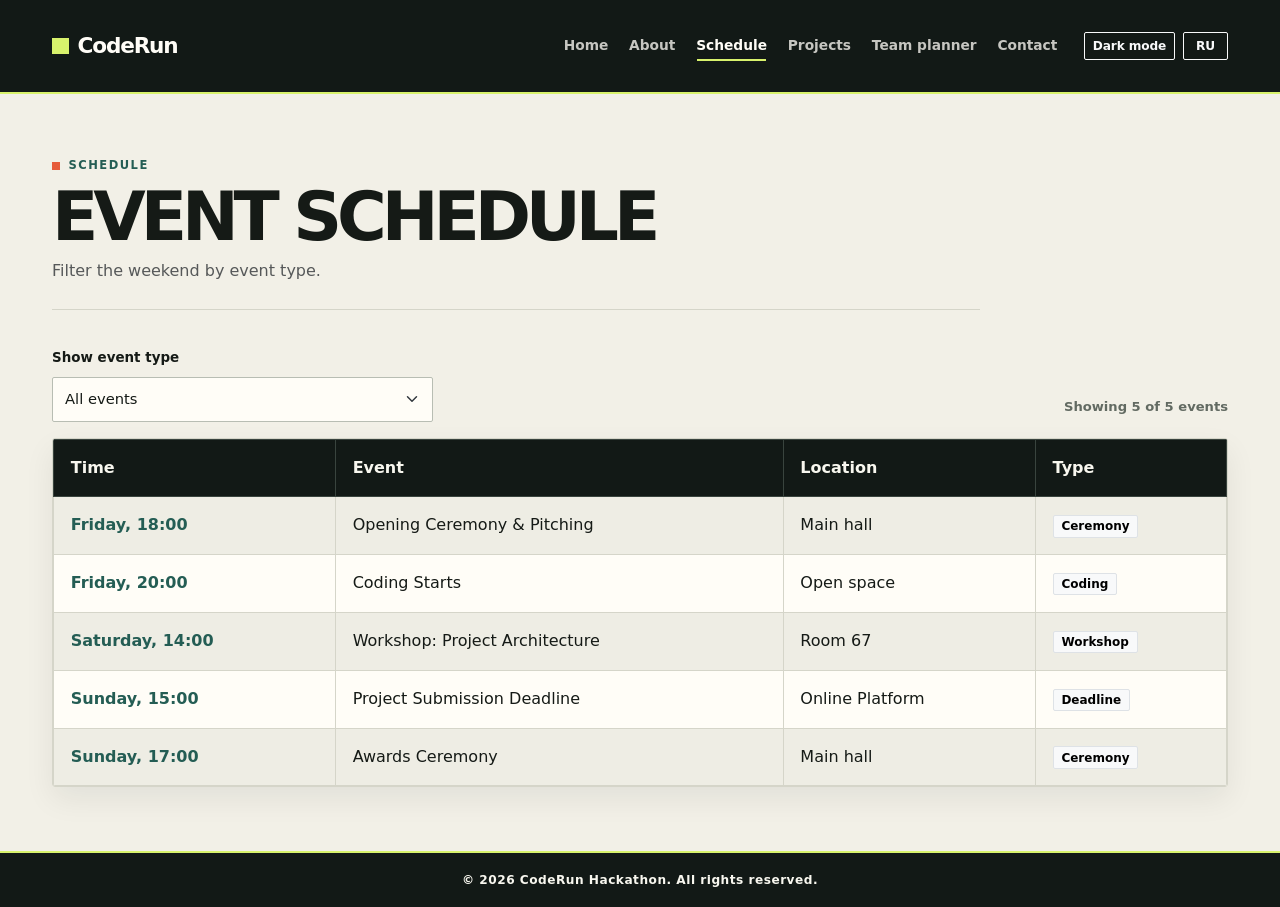
<file: schedule.html>
<!DOCTYPE html>
<html lang="en">
<head>
    <meta charset="UTF-8">
    <meta name="viewport" content="width=device-width, initial-scale=1.0">
    <meta name="description" content="See the CodeRun Hackathon weekend schedule and filter events by type.">
    <title data-i18n="schedule.title">CodeRun Hackathon - Schedule</title>
    <link rel="icon" href="favicon.svg" type="image/svg+xml">
    <link href="https://cdn.jsdelivr.net/npm/bootstrap@5.3.0/dist/css/bootstrap.min.css" rel="stylesheet">
    <link rel="stylesheet" href="styles.css">
</head>
<body>
    <nav class="navbar navbar-expand-lg navbar-dark sticky-top site-nav">
        <div class="container">
            <a class="navbar-brand" href="index.html">CodeRun</a>
            <button class="navbar-toggler" type="button" data-bs-toggle="collapse" data-bs-target="#navbarNav" aria-controls="navbarNav" aria-expanded="false" aria-label="Toggle navigation" data-i18n-aria-label="nav.toggle"><span class="navbar-toggler-icon"></span></button>
            <div class="collapse navbar-collapse" id="navbarNav">
                <ul class="navbar-nav ms-auto align-items-lg-center">
                    <li class="nav-item"><a class="nav-link" href="index.html" data-i18n="nav.home">Home</a></li>
                    <li class="nav-item"><a class="nav-link" href="about.html" data-i18n="nav.about">About</a></li>
                    <li class="nav-item"><a class="nav-link active" aria-current="page" href="schedule.html" data-i18n="nav.schedule">Schedule</a></li>
                    <li class="nav-item"><a class="nav-link" href="gallery.html" data-i18n="nav.projects">Projects</a></li>
                    <li class="nav-item"><a class="nav-link" href="planner.html" data-i18n="nav.planner">Team planner</a></li>
                    <li class="nav-item"><a class="nav-link" href="contact.html" data-i18n="nav.contact">Contact</a></li>
                    <li class="nav-item ms-lg-3"><button class="btn btn-outline-light btn-sm" id="themeToggle" type="button" aria-pressed="false" data-i18n="theme.dark">Dark mode</button></li>
                    <li class="nav-item ms-lg-2"><button class="btn btn-outline-light btn-sm" id="languageToggle" type="button" aria-label="Change language" data-i18n-aria-label="language.accessible" data-i18n="language.switch">RU</button></li>
                </ul>
            </div>
        </div>
    </nav>

    <main class="container py-5">
        <header class="page-heading mb-4">
            <p class="eyebrow" data-i18n="nav.schedule">Schedule</p>
            <h1 data-i18n="schedule.title">Event schedule</h1>
            <p class="text-muted mb-0" data-i18n="schedule.lead">Filter the weekend by event type.</p>
        </header>
        <div class="row g-3 align-items-end mb-3">
            <div class="col-sm-6 col-md-4">
                <label class="form-label" for="scheduleFilter" data-i18n="schedule.filter">Show event type</label>
                <select class="form-select" id="scheduleFilter">
                    <option value="all" data-i18n="schedule.all">All events</option>
                    <option value="ceremony" data-i18n="schedule.ceremony">Ceremonies</option>
                    <option value="coding" data-i18n="schedule.coding">Coding</option>
                    <option value="workshop" data-i18n="schedule.workshop">Workshops</option>
                    <option value="deadline" data-i18n="schedule.deadline">Deadlines</option>
                </select>
            </div>
            <p class="col-sm-6 col-md-8 mb-1 text-sm-end" id="scheduleCount" aria-live="polite"></p>
        </div>
        <div class="table-responsive">
            <table class="table table-bordered table-striped table-hover align-middle">
                <thead class="table-dark"><tr><th scope="col" data-i18n="schedule.time">Time</th><th scope="col" data-i18n="schedule.event">Event</th><th scope="col" data-i18n="schedule.location">Location</th><th scope="col" data-i18n="schedule.type">Type</th></tr></thead>
                <tbody id="scheduleRows"></tbody>
            </table>
        </div>
        <p class="alert alert-light border" id="scheduleEmpty" hidden data-i18n="schedule.empty">No events are listed in this category.</p>
    </main>

    <footer class="site-footer text-center py-3"><p class="mb-0" data-i18n="footer.rights">© 2026 CodeRun Hackathon. All rights reserved.</p></footer>
    <script src="https://cdn.jsdelivr.net/npm/bootstrap@5.3.0/dist/js/bootstrap.bundle.min.js"></script>
    <script src="https://code.jquery.com/jquery-3.7.1.min.js"></script>
    <script src="jquery-interactions.js"></script>
    <script src="app.js"></script>
    <script type="module" src="js/final.js"></script>
</body>
</html>
</file>
<file: styles.css>
:root {
    --page-bg: #f2f0e7;
    --panel-bg: #fffdf7;
    --ink: #151a16;
    --muted: #626a62;
    --line: #d5d5c9;
    --navy: #121916;
    --blue: #245d54;
    --accent: #e65c3b;
    --lime: #d8f26c;
    --soft-blue: #e5ebe2;
    --shadow: 0 12px 30px rgba(18, 25, 22, .07);
}

* { box-sizing: border-box; }

html { scroll-behavior: smooth; }

body {
    min-height: 100vh;
    display: flex;
    flex-direction: column;
    background: var(--page-bg);
    color: var(--ink);
    font-family: "Avenir Next", Avenir, "Segoe UI", system-ui, sans-serif;
    line-height: 1.55;
}

main { flex: 1; }
a { color: var(--blue); text-underline-offset: .18em; }
a:hover { color: var(--accent); }
:focus-visible { outline: 3px solid var(--accent); outline-offset: 3px; }

.container { max-width: 1200px; }

.site-nav {
    z-index: 1030;
    background: var(--navy);
    border-bottom: 2px solid var(--lime);
}
.site-nav .container { min-height: 76px; }
.site-nav .navbar-brand {
    display: inline-flex;
    align-items: center;
    gap: .55rem;
    color: #fffdf7;
    font-size: 1.35rem;
    font-weight: 800;
    letter-spacing: -.055em;
}
.site-nav .navbar-brand::before {
    width: 1.05rem;
    height: 1.05rem;
    background: var(--lime);
    content: "";
}
.site-nav .nav-link {
    position: relative;
    margin: 0 .15rem;
    padding: .65rem .55rem;
    color: rgba(255, 253, 247, .76);
    font-size: .86rem;
    font-weight: 600;
}
.site-nav .nav-link::after {
    position: absolute;
    right: .55rem;
    bottom: .35rem;
    left: .55rem;
    height: 2px;
    background: var(--lime);
    content: "";
    transform: scaleX(0);
    transform-origin: left;
    transition: transform .18s ease;
}
.site-nav .nav-link:hover,
.site-nav .nav-link.active { color: #fffdf7; }
.site-nav .nav-link:hover::after,
.site-nav .nav-link.active::after { transform: scaleX(1); }
.site-nav .btn {
    min-width: 2.8rem;
    border-radius: 2px;
    font-size: .76rem;
    font-weight: 700;
}
.site-nav .navbar-toggler { border-color: rgba(255, 255, 255, .38); }
.site-nav .navbar-toggler:focus { box-shadow: 0 0 0 .15rem rgba(216, 242, 108, .4); }

.home-hero {
    position: relative;
    overflow: hidden;
    background-color: var(--page-bg);
    background-image:
        linear-gradient(rgba(21, 26, 22, .045) 1px, transparent 1px),
        linear-gradient(90deg, rgba(21, 26, 22, .045) 1px, transparent 1px);
    background-size: 48px 48px;
    border-bottom: 1px solid var(--line);
}
.hero-layout {
    display: grid;
    grid-template-columns: minmax(0, 1.2fr) minmax(310px, .8fr);
    align-items: center;
    gap: clamp(2.5rem, 7vw, 6.5rem);
    padding-top: clamp(4rem, 8vw, 7.5rem);
    padding-bottom: clamp(4rem, 8vw, 7.5rem);
}
.hero-copy { max-width: 730px; }
.eyebrow {
    display: flex;
    align-items: center;
    gap: .55rem;
    margin: 0 0 .65rem;
    color: var(--blue);
    font-size: .72rem;
    font-weight: 800;
    letter-spacing: .13em;
    line-height: 1.35;
    text-transform: uppercase;
}
html[lang="ru"] .hero-copy > .eyebrow { padding-bottom: .5rem; }
.eyebrow::before {
    width: .48rem;
    height: .48rem;
    flex: 0 0 auto;
    background: var(--accent);
    content: "";
}
.hero-copy h1 {
    max-width: 8.5ch;
    margin: .35rem 0 1.3rem;
    font-size: clamp(3.5rem, 7.7vw, 7.6rem);
    font-weight: 850;
    letter-spacing: -.085em;
    line-height: .91;
    text-transform: uppercase;
    text-wrap: balance;
}
.hero-lead {
    max-width: 37rem;
    margin-bottom: 0;
    color: var(--muted);
    font-size: clamp(1.05rem, 1.6vw, 1.25rem);
}
.hero-copy .btn { min-height: 3.2rem; padding: .8rem 1.05rem; }
.hero-facts {
    display: flex;
    flex-wrap: wrap;
    gap: .55rem 1.35rem;
    padding-top: 1.1rem;
    border-top: 1px solid var(--line);
    color: var(--muted);
    font-size: .82rem;
    font-weight: 650;
}
.hero-facts span { display: inline-flex; align-items: center; gap: .45rem; }
.hero-facts span::before {
    width: .35rem;
    height: .35rem;
    background: var(--accent);
    content: "";
}
.event-summary {
    position: relative;
    padding: clamp(1.4rem, 2.4vw, 2rem);
    background: var(--lime);
    border: 1px solid var(--ink);
    border-radius: 3px;
    box-shadow: 8px 8px 0 var(--ink);
}
.event-summary-top {
    display: flex;
    align-items: flex-start;
    justify-content: space-between;
    gap: 1rem;
    padding-bottom: .95rem;
    margin-bottom: .4rem;
    border-bottom: 1px solid rgba(21, 26, 22, .28);
}
.event-summary .eyebrow { color: #395328; }
.event-summary h2 { font-size: 1.2rem; font-weight: 800; letter-spacing: -.035em; }
.event-hours {
    display: flex;
    align-items: flex-start;
    color: var(--ink);
    font-size: clamp(3.4rem, 5vw, 5rem);
    font-weight: 850;
    letter-spacing: -.09em;
    line-height: .78;
}
.event-hours span { margin: .12rem 0 0 .12rem; font-size: 1rem; letter-spacing: -.02em; }
.event-details div {
    display: grid;
    grid-template-columns: 6.6rem minmax(0, 1fr);
    gap: .7rem;
    padding: .56rem 0;
    border-bottom: 1px solid rgba(21, 26, 22, .18);
}
.event-details div:last-child { border-bottom: 0; }
.event-details dt { color: #465341; font-size: .78rem; font-weight: 600; }
.event-details dd { margin: 0; color: var(--ink); font-size: .86rem; font-weight: 750; overflow-wrap: anywhere; }
.event-summary .small { color: #465341 !important; font-size: .72rem; }

main.container.py-5 { padding-top: clamp(2.8rem, 5vw, 4.6rem) !important; padding-bottom: clamp(3rem, 5vw, 5rem) !important; }
.page-heading {
    max-width: 58rem;
    padding-bottom: 1.55rem;
    margin-bottom: 2.2rem !important;
    border-bottom: 1px solid var(--line);
}
.page-heading.text-center { margin-right: 0; margin-left: 0; text-align: left !important; }
.page-heading h1 {
    margin: 0 0 .55rem;
    font-size: clamp(2.6rem, 5.3vw, 5rem);
    font-weight: 850;
    letter-spacing: -.075em;
    line-height: .98;
    text-transform: uppercase;
    text-wrap: balance;
}
.page-heading > p:last-child { max-width: 43rem; color: var(--muted); }
.intro-copy { margin-right: 0 !important; margin-left: 0 !important; }

main { counter-reset: section-heading; }
.section-heading {
    display: flex;
    align-items: baseline;
    gap: .75rem;
    margin-bottom: 1.2rem;
    font-size: clamp(1.55rem, 2.5vw, 2.2rem);
    font-weight: 800;
    letter-spacing: -.05em;
}
.section-heading::before {
    counter-increment: section-heading;
    color: var(--accent);
    content: "0" counter(section-heading) " /";
    font-size: .72rem;
    font-weight: 800;
    letter-spacing: .07em;
}
.section-head-row { display: flex; flex-wrap: wrap; justify-content: space-between; align-items: end; gap: 1rem; }
.section-head-row > a { font-size: .85rem; font-weight: 750; }
#homeEvents .feature-panel { border-left: 4px solid var(--accent); }
#homeEvents .feature-panel h3 { font-weight: 750; }

.feature-panel,
.filter-panel,
.contact-wrapper,
.grid-item,
.faq-item,
.planner-panel,
.planner-dashboard,
.project-card .card,
.repo-card,
.task-card {
    background: var(--panel-bg);
    border: 1px solid var(--line);
    border-radius: 3px;
    color: var(--ink);
}
.feature-panel {
    min-height: 100%;
    padding: 1.45rem !important;
    box-shadow: none;
}
.feature-panel::before {
    display: block;
    width: 2.1rem;
    height: 3px;
    margin-bottom: 1.05rem;
    background: var(--lime);
    border: 1px solid rgba(21, 26, 22, .15);
    content: "";
}
.feature-panel h3,
.grid-item h2 { font-weight: 800; letter-spacing: -.035em; }
.feature-panel p,
.grid-item p,
.grid-item li { color: var(--muted); }
.grid-container { display: grid; grid-template-columns: repeat(2, minmax(0, 1fr)); gap: 1rem; }
.grid-item { position: relative; min-height: 190px; padding: 1.5rem !important; }
.grid-item::before {
    display: block;
    margin-bottom: 1.1rem;
    color: var(--accent);
    content: "0" counter(grid-card);
    font-size: .75rem;
    font-weight: 800;
    letter-spacing: .12em;
}
.grid-container { counter-reset: grid-card; }
.grid-item { counter-increment: grid-card; }
.grid-item:nth-child(2) { background: #e5ebe2; }
.grid-item:nth-child(3) { background: #e9e5d9; }
.grid-item:nth-child(4) { background: var(--panel-bg); }
.faq-list { display: grid; gap: .55rem; }
.faq-item { padding: 1rem 1.2rem !important; margin: 0 !important; }
.faq-item .js-faq-toggle {
    display: flex;
    width: 100%;
    align-items: center;
    justify-content: space-between;
    gap: 1rem;
    color: var(--ink);
    font-weight: 750;
}
.faq-item .js-faq-toggle::after {
    color: var(--accent);
    content: "+";
    font-size: 1.35rem;
    font-weight: 500;
}
.faq-item .js-faq-toggle[aria-expanded="true"]::after { content: "−"; }
.faq-answer, .js-help-content { display: none; }
.faq-answer { color: var(--muted); }

.filter-panel { padding: 1.15rem !important; box-shadow: var(--shadow); }
.form-label { color: var(--ink); font-size: .84rem; font-weight: 750; }
.form-control, .form-select {
    min-height: 2.8rem;
    border: 1px solid #b8bdb3;
    border-radius: 2px;
    background-color: var(--panel-bg);
    color: var(--ink);
    font-size: .92rem;
}
textarea.form-control { min-height: auto; }
.form-control:focus, .form-select:focus {
    border-color: var(--blue);
    box-shadow: 0 0 0 .2rem rgba(36, 93, 84, .15);
}
.form-text { color: var(--muted); font-size: .78rem; }
.btn {
    border-radius: 2px;
    font-weight: 750;
    letter-spacing: -.01em;
    transition: background-color .16s ease, color .16s ease, border-color .16s ease, transform .16s ease;
}
.btn:hover { transform: translateY(-1px); }
.btn-primary {
    border-color: var(--lime);
    background: var(--lime);
    color: #151a16;
}
.btn-primary:hover,
.btn-primary:focus {
    border-color: #c4e34c;
    background: #c4e34c;
    color: #151a16;
}
.btn-outline-primary { border-color: var(--blue); color: var(--blue); }
.btn-outline-primary:hover { border-color: var(--blue); background: var(--blue); color: #fff; }
.btn-outline-secondary { border-color: #7d857c; color: var(--ink); }
.btn-outline-secondary:hover { border-color: var(--ink); background: var(--ink); color: var(--panel-bg); }
.btn-link { color: var(--blue); font-weight: 700; }
.btn-link:hover { color: var(--accent); }

.project-card .card,
.repo-card {
    height: 100%;
    overflow: hidden;
    box-shadow: 0 2px 0 rgba(21, 26, 22, .06);
    transition: transform .18s ease, box-shadow .18s ease;
}
.project-card .card:hover,
.repo-card:hover { transform: translateY(-3px); box-shadow: var(--shadow); }
.project-card .card-img-top { height: 220px; object-fit: cover; }
.project-card .card-body { padding: 1.25rem; }
.project-card .card-title { font-size: 1.15rem; font-weight: 800; letter-spacing: -.035em; }
.project-card .card-text { color: var(--muted); }
.project-card .badge,
.table .badge { border-radius: 2px; font-weight: 750; }
.repo-card .card-body { padding: 1.2rem; }
.repo-card h3 a { color: var(--ink); overflow-wrap: anywhere; text-decoration-thickness: 1px; }
.repo-description { min-height: 3.3rem; color: var(--muted); }
.github-section {
    padding: clamp(1.3rem, 3.3vw, 2.4rem);
    margin-top: clamp(3rem, 6vw, 5rem) !important;
    background: var(--navy);
    border-radius: 3px;
    color: #f8f7ef;
}
.github-section .eyebrow { color: var(--lime); }
.github-section .section-heading { color: #f8f7ef; }
.github-section .text-muted,
.github-section .form-text { color: #bec7bf !important; }
.github-section .filter-panel { background: #222c27; border-color: #48534a; box-shadow: none; }
.github-section .form-label { color: #f8f7ef; }
.github-section .form-control,
.github-section .form-select { border-color: #667167; }
.github-section .repo-card { background: #fbfaf3; color: #151a16; }
.github-section .repo-description { color: #59615b; }
.github-section .repo-card h3 a { color: #151a16; }
.api-status { min-height: 2rem; margin-bottom: .75rem; color: var(--muted); }
.api-status-loading { padding-left: 1rem; border-left: 3px solid var(--lime); }
.api-status-success { color: #a9d8b5; }
.api-status-empty { color: #c2c9c2; }
.api-status-error { padding: .75rem 1rem; color: #ffd5c9; background: #442b25; border-left: 3px solid var(--accent); }
.repo-pager { display: flex; align-items: center; justify-content: center; gap: 1rem; }
#projectCount, #scheduleCount { color: var(--muted); font-size: .82rem; font-weight: 650; }

.table-responsive { overflow: hidden; border: 1px solid var(--line); border-radius: 3px; box-shadow: var(--shadow); }
.table { margin: 0; --bs-table-color: var(--ink); --bs-table-bg: var(--panel-bg); --bs-table-striped-bg: #eeede4; --bs-table-striped-color: var(--ink); --bs-table-hover-bg: #e7ebdf; --bs-table-hover-color: var(--ink); border-color: var(--line); }
.table thead.table-dark { --bs-table-bg: var(--navy); --bs-table-color: #f8f7ef; --bs-table-border-color: #39443e; }
.table th, .table td { padding: 1rem 1.05rem; vertical-align: middle; }
.table tbody td:first-child { color: var(--blue); font-weight: 800; white-space: nowrap; }
.table tbody th { font-weight: 750; }

.contact-wrapper { padding: clamp(1.5rem, 4vw, 3rem); box-shadow: var(--shadow); }
.contact-wrapper form { display: grid; }
.registration-help { padding-top: 1rem; border-top: 1px solid var(--line); }
.alert { border-radius: 2px; }
.alert-success { color: #23472c; background: #e1efdc; border-color: #b5d0ac; }

.planner-panel, .planner-dashboard { padding: 1.3rem !important; box-shadow: var(--shadow); }
.planner-panel h2, .planner-dashboard h2 { font-weight: 800; letter-spacing: -.04em; }
.planner-dashboard { border-top: 4px solid var(--lime); }
.stat-card {
    min-height: 5.5rem;
    display: flex;
    flex-direction: column;
    justify-content: space-between;
    padding: .8rem;
    background: var(--page-bg);
    border: 1px solid var(--line);
    border-radius: 2px;
    color: var(--muted);
    font-size: .77rem;
    font-weight: 650;
}
.stat-card strong { color: var(--ink); font-size: 1.55rem; line-height: 1.05; }
.priority-panel { max-width: 38rem; }
.priority-row { display: grid; grid-template-columns: 5rem 1fr 2rem; align-items: center; gap: .75rem; margin: .6rem 0; font-size: .82rem; font-weight: 700; }
.priority-track { height: .5rem; overflow: hidden; background: var(--page-bg); border-radius: 0; }
.priority-fill { height: 100%; transition: width .2s ease; }
.priority-fill-high { background: var(--accent); }
.priority-fill-normal { background: var(--blue); }
.priority-fill-low { background: #879080; }
.task-list { display: grid; gap: .65rem; }
.task-card { padding: 1.1rem; border-left: 3px solid var(--blue); }
.task-card.task-completed { border-left-color: var(--lime); }
.task-card.task-completed h3 { color: var(--muted); text-decoration: line-through; }
.task-card-top { display: flex; align-items: flex-start; justify-content: space-between; gap: 1rem; }
.task-card h3 { font-weight: 800; }
.task-notes { color: var(--muted); white-space: pre-wrap; }
.task-actions { display: flex; flex-wrap: wrap; gap: .4rem; }
.priority-label { flex: 0 0 auto; padding: .18rem .55rem; border-radius: 2px; font-size: .7rem; font-weight: 800; text-transform: uppercase; }
.priority-high { color: #8f3324; background: #f6e5e1; }
.priority-normal { color: #1d547c; background: #e2eef6; }
.priority-low { color: #465966; background: #e9edef; }

.site-footer {
    margin-top: auto;
    padding: 1.1rem 1rem !important;
    background: var(--navy);
    border-top: 2px solid var(--lime);
    color: #f8f7ef;
    font-size: .76rem;
    font-weight: 650;
    letter-spacing: .04em;
}
.site-footer p { margin: 0; }

.theme-dark {
    --page-bg: #171d19;
    --panel-bg: #222a24;
    --ink: #f0f2e9;
    --muted: #b3bcb2;
    --line: #3d4840;
    --navy: #0d1310;
    --blue: #a6d5c1;
    --accent: #ff9473;
    --lime: #d8f26c;
    --soft-blue: #28352c;
    --shadow: 0 12px 30px rgba(0, 0, 0, .18);
}
.theme-dark .home-hero { background-color: #171d19; background-image: linear-gradient(rgba(240, 242, 233, .035) 1px, transparent 1px), linear-gradient(90deg, rgba(240, 242, 233, .035) 1px, transparent 1px); }
.theme-dark .hero-lead, .theme-dark .hero-facts { color: var(--muted); }
.theme-dark .hero-facts { border-color: var(--line); }
.theme-dark .event-summary { background: var(--lime); color: #151a16; }
.theme-dark .event-summary .eyebrow,
.theme-dark .event-summary dt,
.theme-dark .event-summary .small { color: #465341 !important; }
.theme-dark .event-details dd, .theme-dark .event-hours { color: #151a16; }
.theme-dark .event-details div, .theme-dark .event-summary-top { border-color: rgba(21, 26, 22, .2); }
.theme-dark .feature-panel,
.theme-dark .filter-panel,
.theme-dark .contact-wrapper,
.theme-dark .grid-item,
.theme-dark .faq-item,
.theme-dark .planner-panel,
.theme-dark .planner-dashboard,
.theme-dark .project-card .card,
.theme-dark .repo-card,
.theme-dark .task-card { background: var(--panel-bg); color: var(--ink); }
.theme-dark .grid-item:nth-child(2) { background: #29352c; }
.theme-dark .grid-item:nth-child(3) { background: #302f27; }
.theme-dark .text-muted,
.theme-dark .form-text,
.theme-dark .faq-answer,
.theme-dark .repo-description,
.theme-dark .task-notes,
.theme-dark .project-card .card-text { color: var(--muted) !important; }
.theme-dark .form-control,
.theme-dark .form-select { color: var(--ink); background-color: #19211c; border-color: #657067; }
.theme-dark .form-control::placeholder { color: #aab7ad; }
.theme-dark .btn-outline-secondary { border-color: #89948a; color: var(--ink); }
.theme-dark .btn-outline-secondary:hover { border-color: var(--ink); background: var(--ink); color: var(--navy); }
.theme-dark .btn-outline-primary { border-color: #a6d5c1; color: #a6d5c1; }
.theme-dark .btn-outline-primary:hover { background: #a6d5c1; color: #151a16; }
.theme-dark .github-section { background: #0d1310; }
.theme-dark .github-section .filter-panel { background: #202822; }
.theme-dark .github-section .repo-card { background: #222a24; color: var(--ink); }
.theme-dark .github-section .repo-description { color: var(--muted); }
.theme-dark .github-section .repo-card h3 a { color: #f0f2e9; }
.theme-dark .table { --bs-table-color: var(--ink); --bs-table-bg: var(--panel-bg); --bs-table-striped-bg: #283129; --bs-table-striped-color: var(--ink); --bs-table-hover-bg: #303b32; --bs-table-hover-color: var(--ink); border-color: var(--line); }
.theme-dark .table thead.table-dark { --bs-table-bg: #0d1310; --bs-table-color: #f0f2e9; --bs-table-border-color: #3d4840; }
.theme-dark .alert-light { color: var(--ink); background: var(--panel-bg); border-color: var(--line) !important; }
.theme-dark .alert-success { color: #d5ecd0; background: #263b2d; border-color: #426550; }
.theme-dark .alert-warning { color: #f3d7a5; background: #413827; border-color: #75613a; }
.theme-dark .api-status-error { color: #ffd3cb; background: #472e2b; }

@media (max-width: 991.98px) {
    .site-nav .container { padding-top: .45rem; padding-bottom: .45rem; }
    .site-nav .navbar-nav { padding: .6rem 0 .8rem; }
    .site-nav .nav-link { display: inline-block; }
    .hero-layout { grid-template-columns: minmax(0, 1fr) minmax(270px, .8fr); gap: 2.3rem; }
}
@media (max-width: 767.98px) {
    .hero-layout { grid-template-columns: 1fr; gap: 2.2rem; padding-top: 3.5rem; padding-bottom: 3.5rem; }
    .hero-copy h1 { max-width: 9ch; font-size: clamp(3.2rem, 13vw, 5rem); }
    .event-summary { max-width: 560px; box-shadow: 5px 5px 0 var(--ink); }
    .grid-container { grid-template-columns: 1fr; }
    .grid-item { min-height: 0; }
    .section-head-row { align-items: flex-start; }
}
@media (max-width: 480px) {
    .hero-facts { display: grid; gap: .55rem; }
    .event-summary { padding: 1.2rem; }
    .event-details div { grid-template-columns: 5.8rem minmax(0, 1fr); gap: .45rem; }
    .page-heading h1 { font-size: clamp(2.4rem, 12vw, 3.6rem); }
    .task-card-top { align-items: flex-start; }
    .priority-row { grid-template-columns: 4rem 1fr 1.5rem; gap: .5rem; }
    .table th, .table td { padding: .8rem .65rem; font-size: .86rem; }
}
@media (prefers-reduced-motion: reduce) {
    *, *::before, *::after { scroll-behavior: auto !important; transition-duration: .01ms !important; animation-duration: .01ms !important; }
}
</file>
